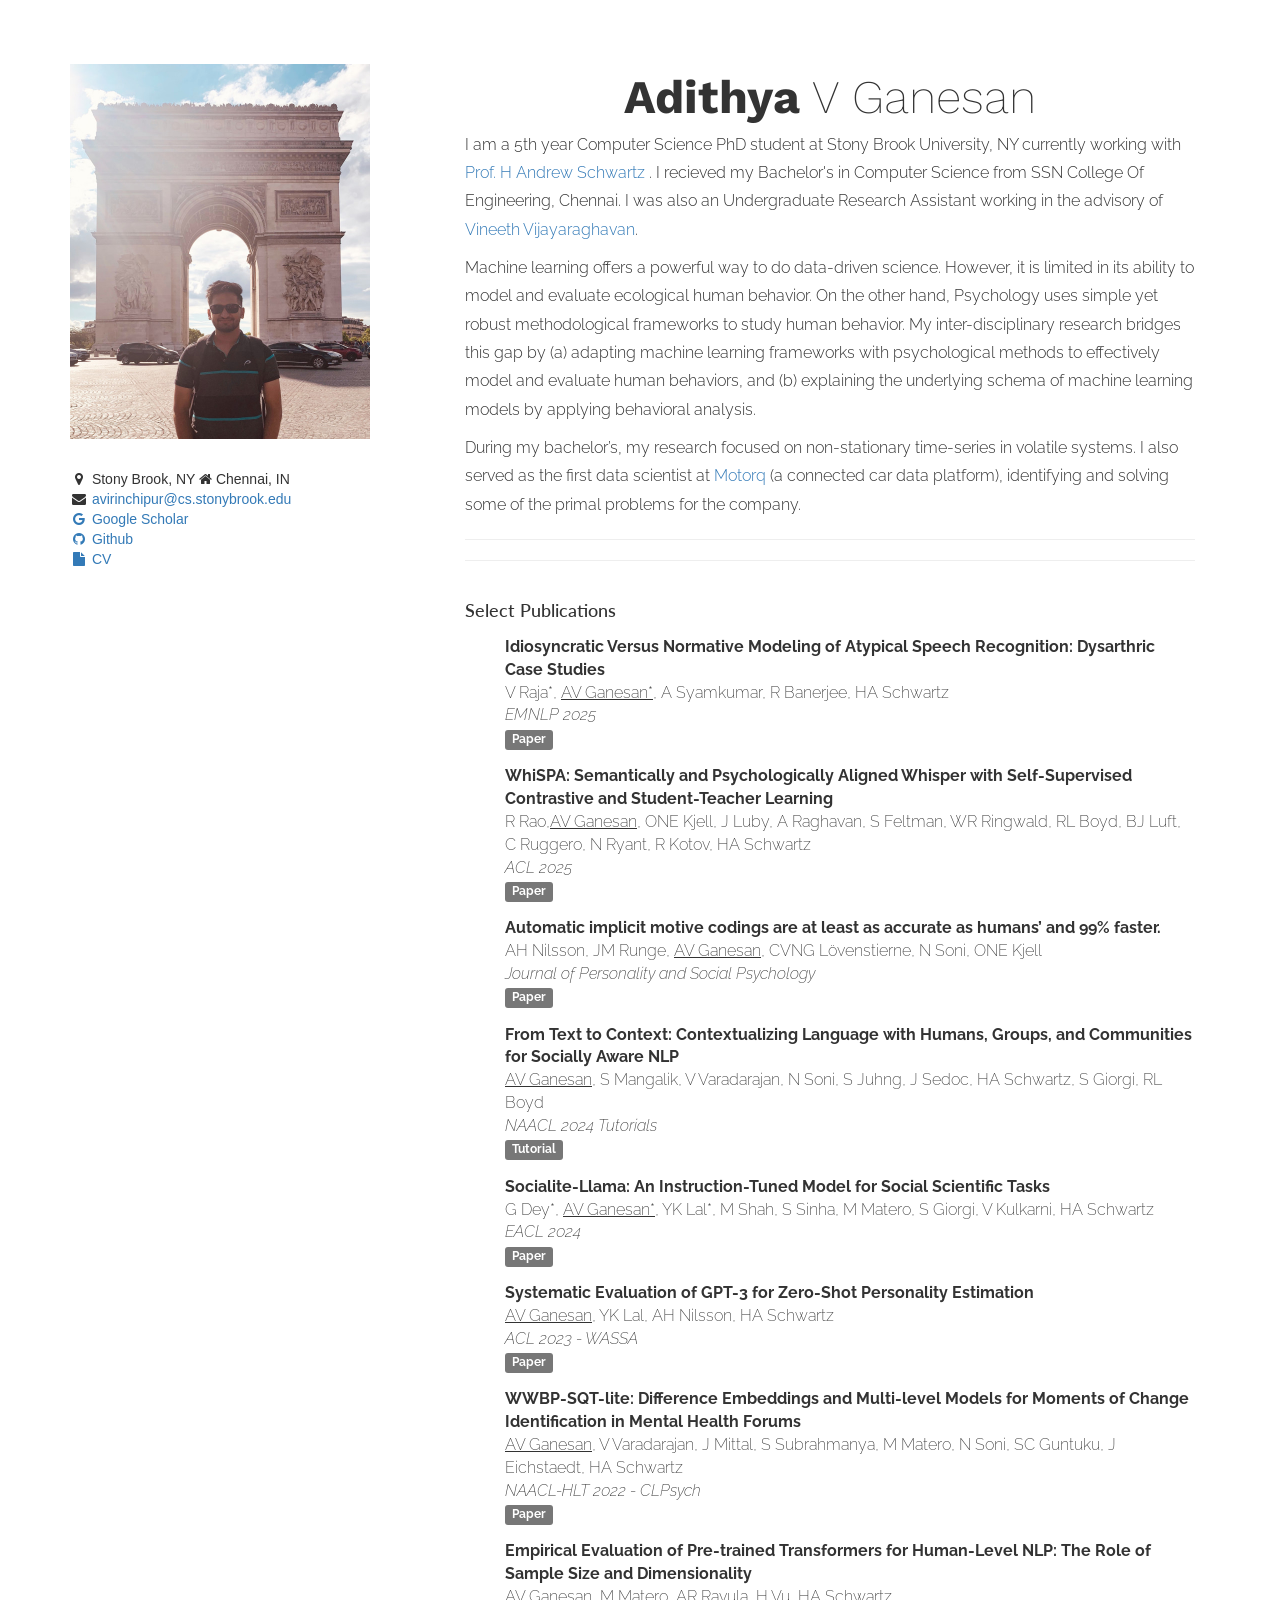
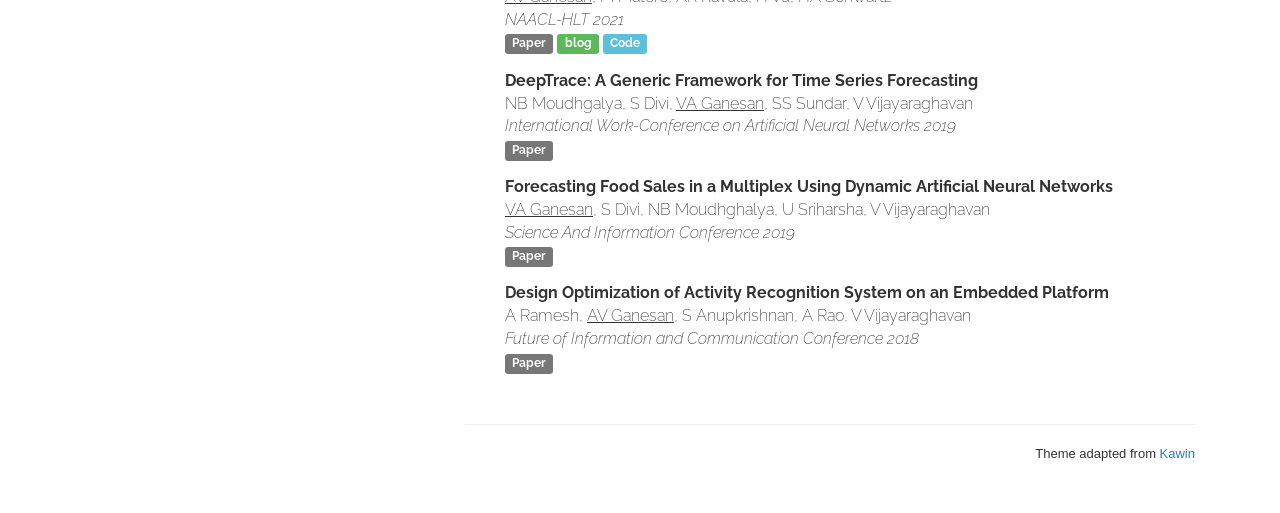
<file: index.html>
<!DOCTYPE html>
<html lang="en">
<head>
  <meta charset="utf-8">
  <meta http-equiv="X-UA-Compatible" content="IE=edge">
  <meta name="viewport" content="width=device-width, initial-scale=1">
  <!-- The above 3 meta tags *must* come first in the head; any other head content must come *after* these tags -->
  <title>Adithya V Ganesan</title>
  
  <!-- Bootstrap -->
  <!-- Latest compiled and minified CSS -->
  <link rel="stylesheet" href="https://maxcdn.bootstrapcdn.com/bootstrap/3.3.7/css/bootstrap.min.css" integrity="sha384-BVYiiSIFeK1dGmJRAkycuHAHRg32OmUcww7on3RYdg4Va+PmSTsz/K68vbdEjh4u" crossorigin="anonymous">
  <link rel="preconnect" href="https://fonts.gstatic.com">
  <link href="https://fonts.googleapis.com/css2?family=Work+Sans:ital,wght@0,100;0,200;1,100;1,200&display=swap" rel="stylesheet"> 
  <link href="https://fonts.googleapis.com/css2?family=Lato:wght@700&family=Raleway:ital,wght@0,100;0,200;0,300;0,500;1,100;1,200;1,300&display=swap" rel="stylesheet"> 
  
  
  <!-- Latest compiled and minified JavaScript -->
  <script src="https://maxcdn.bootstrapcdn.com/bootstrap/3.3.7/js/bootstrap.min.js" integrity="sha384-Tc5IQib027qvyjSMfHjOMaLkfuWVxZxUPnCJA7l2mCWNIpG9mGCD8wGNIcPD7Txa" crossorigin="anonymous"></script>
  
  <link href="https://cdnjs.cloudflare.com/ajax/libs/font-awesome/4.7.0/css/font-awesome.min.css" rel="stylesheet"/>
  <base target="_blank">
  <!-- Global site tag (gtag.js) - Google Analytics -->
  <script async src="https://www.googletagmanager.com/gtag/js?id=UA-156001238-1"></script>
  <script>
    window.dataLayer = window.dataLayer || [];
    function gtag(){dataLayer.push(arguments);}
    gtag('js', new Date());

    gtag('config', 'UA-156001238-1');
  </script>

  <!-- HTML5 shim and Respond.js for IE8 support of HTML5 elements and media queries -->
  <!-- WARNING: Respond.js doesn't work if you view the page via file:// -->
  <!--[if lt IE 9]>
    <script src="https://oss.maxcdn.com/html5shiv/3.7.3/html5shiv.min.js"></script>
    <script src="https://oss.maxcdn.com/respond/1.4.2/respond.min.js"></script>
    <![endif]-->
    
    <style type="text/css">
      body { 
        font-family: "Helvetica"; 
        margin-top: 5%;
      }
      
      h5 {
        font-size: 14px; 
        color: grey 
      }
      
      li { margin: 10px 0; }
      
      .top-buffer { margin-top: 40px; font-family: 'Lato', sans-serif;}
      .year { margin-top: 30px; margin-bottom: 10px; }
      .bottom-buffer { margin-bottom: 40px; }
      
      #pubs li { margin: 15px 0px; }
      
      @media (min-width: 992px) {
        .sidebar {
          position: fixed;
        }
        
        #portrait {
          width: 50%;
        }
      }
      
      @media (max-width: 992px) {
        .sidebar {
          padding-bottom: 5%;	
          margin: auto;
          text-align: center;
        }
        
        #portrait {
          width: 25%;
        }
      }
      
      .updates{
        background: white;
        text-align: left;
        font-size: 12pt;
        line-height: 7.5mm;
      }
      
      .updates-li{
        background: rgba(245, 245, 245, 0.493);
        text-align: left;
        font-size: 12pt;
        line-height: 7.5mm;
        overflow: scroll;
        height: 120px;
        padding-bottom: 1%;
        font-family: 'Raleway', sans-serif;
        font-weight: 300;
      }
      .bio {
        background: white;
        text-align: left;
        font-size: 12pt;
        line-height: 7.5mm;
        font-family: 'Raleway', sans-serif;
        font-weight: 300;
      }
      #pubs {
        font-family: 'Raleway', sans-serif; 
        font-weight: 200;
        font-size: 12pt;}
        #pubs span:hover, #pubs span:focus{
          font-size: 10pt;
          transition: 0.25s;
        }
        .paper-name{
          font-family: 'Raleway', sans-serif;
          font-weight: bold;
        }
        .header-name{
          font-size: 35pt;
          font-family: 'Work Sans', sans-serif;
          font-weight: 200;
        }
        .thanks {text-align: right; font-size: small;}
        
      </style>
      
    </head>
    
    <body>
      <div class="container">
        <div class="col-md-4">
          <div class="row sidebar">
            <img id="portrait" src="assets/picture.jpg">
            <div class="year" style="font-size:19pt; font-weight: 300">
              <!--<b class="name">Adithya</b> V Ganesan -->
            </div>
            <i class="fa fa-fw fa-map-marker"></i> Stony Brook, NY
            <i class="fa fa-home fa-1x"></i> Chennai, IN<br>
            <i class="fa fa-fw fa-envelope"></i> <a href="mailto:avirinchipur@cs.stonybrook.edu">avirinchipur@cs.stonybrook.edu</a><br>
            <a href="https://scholar.google.com/citations?user=wgRvcSQAAAAJ&hl=en"><i class="fa fa-fw fa-google"></i> Google Scholar</a><br>
            <!-- <a href="blog/"><i class="fa fa-fw fa-book"></i> Blog</a><br> -->
            <!-- <a href="https://twitter.com/adigan8"><i class="fa fa-fw fa-twitter-square"></i> Twitter</a><br> -->
            <a href="https://github.com/adithya8"><i class="fa fa-fw fa-github"></i> Github</a><br>
            <a href="assets/Resume_Adithya_V_Ganesan.pdf"><i class="fa fa-fw fa-file"></i> CV</a><br>
          </div>
        </div>
        
        <div class="col-md-8 bottom-buffer">
          <center class="header-name"><b>Adithya</b> V Ganesan</center>
          <div class="col-12">
            <article class="bio">
            <p>I am a 5th year Computer Science PhD student at Stony Brook University, NY currently working with <a href="https://haschwartz.com/"> Prof. H Andrew Schwartz </a>. I recieved my Bachelor's in Computer Science from SSN College Of Engineering, Chennai. I was also an Undergraduate Research Assistant working in the advisory of <a href="https://solarillionfoundation.org/people/VineethVijayaraghavan/">Vineeth Vijayaraghavan</a>.</p>
              
            <p>Machine learning offers a powerful way to do data-driven science. However, it is limited in its ability to model and evaluate ecological human behavior. On the other hand, Psychology uses simple yet robust methodological frameworks to study human behavior. My inter-disciplinary research bridges this gap by (a) adapting machine learning frameworks with psychological methods to effectively model and evaluate human behaviors, and (b) explaining the underlying schema of machine learning models by applying behavioral analysis.</p>     
              
            <p>During my bachelor’s, my research focused on non-stationary time-series in volatile systems. I also served as the first data scientist at <a href="https://www.motorq.com">Motorq</a> (a connected car data platform), identifying and solving some of the primal problems for the company. </p>
                    <!-- <p>During the school days, you can find me in my natural habitat for most of the week: Room 242 (Data Science and Analysis lab), New CS Building.</p> -->
            </article>
                </div>
                
                <hr>
                <!-- <article class="updates">
                  <h4 class="top-buffer">Updates</h4>
                </article> -->
              <!-- <article class="updates-li" > -->
		  <!-- <ul style='list-style: square;'>
		    <li>Dec '22: Finished a research internship at Uber AI this fall 😀</li>
		  </ul> -->
                  <!-- <ul style='list-style: square;'> -->
                    <!-- <li>April '21: I have accepted the offer from Stony Brook Computer Science to do my Ph.D. commencing from fall 2021 🎉</li> -->
                    <!--<li>Our <a href="https://www.aclweb.org/anthology/2020.nlpcss-1.21/">work</a> on understanding the discourse on Twitter during the COVID 19 pandemic got accepted for the NLP+CSS workshop in EMNLP 2020 😀 /li>-->
                    <!--<li>Track the COVID cases in your local communities (at county level) using <a href="https://countycovid.com">coutycovid.com</a>, developed at Stony Brook HLAB. </li>-->
                  <!-- </ul> -->
  <!-- </article> -->
                
                <hr>
                <h4 class="top-buffer">Select Publications</h4>
                <ul style='margin-bottom: 50px; list-style: none' id="pubs">
                  
                  <!--<h5 class="year">2020</h5>-->
      <li>
        <b class="paper-name">Idiosyncratic Versus Normative Modeling of Atypical Speech Recognition: Dysarthric Case Studies</b><br/>
        V Raja*, <u>AV Ganesan*</u>, A Syamkumar, R Banerjee, HA Schwartz<br/>
        <i>EMNLP 2025</i><br/>
        <a href="https://aclanthology.org/2025.emnlp-main.1701/"><span class="label label-default">Paper</span></a>
      </li>

      <li>
        <b class="paper-name">WhiSPA: Semantically and Psychologically Aligned Whisper with Self-Supervised Contrastive and Student-Teacher Learning</b><br/>
        R Rao,<u>AV Ganesan</u>, ONE Kjell, J Luby, A Raghavan, S Feltman, WR Ringwald, RL Boyd, BJ Luft, C Ruggero, N Ryant, R Kotov, HA Schwartz<br/>
        <i>ACL 2025</i><br/>
        <a href="https://aclanthology.org/2025.acl-long.1098"><span class="label label-default">Paper</span></a>
      </li>
      
      <li>
        <b class="paper-name">Automatic implicit motive codings are at least as accurate as humans’ and 99% faster.</b><br/>
        AH Nilsson, JM Runge, <u>AV Ganesan</u>, CVNG Lövenstierne, N Soni, ONE Kjell<br/>
        <i>Journal of Personality and Social Psychology</i><br/>
        <a href="https://psycnet.apa.org/fulltext/2026-03748-001.html"><span class="label label-default">Paper</span></a>
      </li>

      <li>
        <b class="paper-name">From Text to Context: Contextualizing Language with Humans, Groups, and Communities for Socially Aware NLP</b><br/>
        <u>AV Ganesan</u>, S Mangalik, V Varadarajan, N Soni, S Juhng, J Sedoc, HA Schwartz, S Giorgi, RL Boyd<br/>
        <i>NAACL 2024 Tutorials</i><br/>
        <a href="https://aclanthology.org/2024.naacl-tutorials.4"><span class="label label-default">Tutorial</span></a>
      </li>

      <li>
        <b class="paper-name">Socialite-Llama: An Instruction-Tuned Model for Social Scientific Tasks</b><br/>
        G Dey*, <u>AV Ganesan*</u>, YK Lal*, M Shah, S Sinha, M Matero, S Giorgi, V Kulkarni, HA Schwartz<br/>
        <i>EACL 2024</i><br/>
        <a href="https://aclanthology.org/2024.eacl-short.40/"><span class="label label-default">Paper</span></a>
      </li>

		  <li>
		    <b class="paper-name">Systematic Evaluation of GPT-3 for Zero-Shot Personality Estimation</b><br/>
		    <u>AV Ganesan</u>, YK Lal, AH Nilsson, HA Schwartz<br/>
		    <i>ACL 2023 - WASSA</i><br/>
		    <a href="https://aclanthology.org/2023.wassa-1.34/"><span class="label label-default">Paper</span></a>
		  </li>
		  
		  <li>
		    <b class="paper-name">WWBP-SQT-lite: Difference Embeddings and Multi-level Models for Moments of Change Identification in Mental Health Forums</b><br/>
		    <u>AV Ganesan</u>, V Varadarajan, J Mittal, S Subrahmanya, M Matero, N Soni, SC Guntuku, J Eichstaedt, HA Schwartz<br/>
		    <i>NAACL-HLT 2022 - CLPsych</i><br/>
		    <a href="https://aclanthology.org/2022.clpsych-1.25/"><span class="label label-default">Paper</span></a>
		  </li>
		    
		  <li>
          <b class="paper-name">Empirical Evaluation of Pre-trained Transformers for Human-Level NLP: The Role of Sample Size and Dimensionality</b><br/>
          <u>AV Ganesan</u>, M Matero, AR Ravula, H Vu, HA Schwartz <br/>
          <i>NAACL-HLT 2021</i><br/>
          <a href="https://aclanthology.org/2021.naacl-main.357/"><span class="label label-default">Paper</span></a>
          <a href="https://adithya8.github.io/blog/paper/2021/04/15/Empirical-Evaluation.html"><span class="label label-success">blog</span></a>
          <a href="https://github.com/adithya8/ContextualEmbeddingDR"><span class="label label-info">Code</span></a>
        </li>
                  
                  <!--
                    <li>
                      <b>Is Your Classifier Actually Biased? Measuring Fairness under Uncertainty with Bernstein Bounds.</b><br/>  
                      <u>Kawin Ethayarajh</u>.<br/>
                      ACL 2020 (oral).<br/>
                      <a href="https://www.aclweb.org/anthology/2020.acl-main.262/"><span class="label label-default">paper</span></a>
                      <a href="https://kawine.github.io/blog/nlp/2020/11/02/measuring-bias-with-confidence.html"><span class="label label-danger">blog</span></a>
                      <a href="assets/acl2020_bernstein_slides.pdf"><span class="label label-info">slides</span></a>
                      <a href="https://slideslive.com/38928838/is-your-classifier-actually-biased-measuring-fairness-under-uncertainty-with-bernstein-bounds"><span class="label label-info">screencast</span></a>
                      <a href="https://www.aclweb.org/anthology/2020.acl-main.262.bib"><span class="label label-primary">bib</span></a>
                    </li>
                  -->
                  
                  <!--<h5 class="year">2019</h5>-->
                  <li>
                    <b class="paper-name">DeepTrace: A Generic Framework for Time Series Forecasting</b><br/>
                    NB Moudhgalya, S Divi, <u>VA Ganesan</u>, SS Sundar, V Vijayaraghavan <br/>
                    <i>International Work-Conference on Artificial Neural Networks 2019</i><br/>
                    <a href="https://link.springer.com/chapter/10.1007/978-3-030-20521-8_12"><span class="label label-default">Paper</span></a>
                  </li>
                  
                  <li>
                    <b class="paper-name">Forecasting Food Sales in a Multiplex Using Dynamic Artificial Neural Networks</b><br/>
                    <u>VA Ganesan</u>, S Divi, NB Moudhghalya, U Sriharsha, V Vijayaraghavan <br/>
                    <i>Science And Information Conference 2019</i><br/>
                    <a href="https://link.springer.com/chapter/10.1007/978-3-030-20521-8_12"><span class="label label-default">Paper</span></a>
                  </li>
                  
                  <!--<h5 class="year">2018</h5>-->
                  <li>
                    <b class="paper-name">Design Optimization of Activity Recognition System on an Embedded Platform</b><br/>
                    A Ramesh, <u>AV Ganesan</u>, S Anupkrishnan, A Rao, V Vijayaraghavan <br/>
                    <i>Future of Information and Communication Conference 2018</i> <br/>
                    <a href="https://link.springer.com/chapter/10.1007/978-3-030-03402-3_46"><span class="label label-default">Paper</span></a>
                  </li>
                  
                  <!--<h5 class="year">Prior Work</h5>-->
                  
                </ul>
            <hr>
            <p class="thanks">Theme adapted from <a href="https://kawine.github.io">Kawin</a></p>
            </div>
              
      </div> <!-- /container -->
    </body>
</html>
</file>
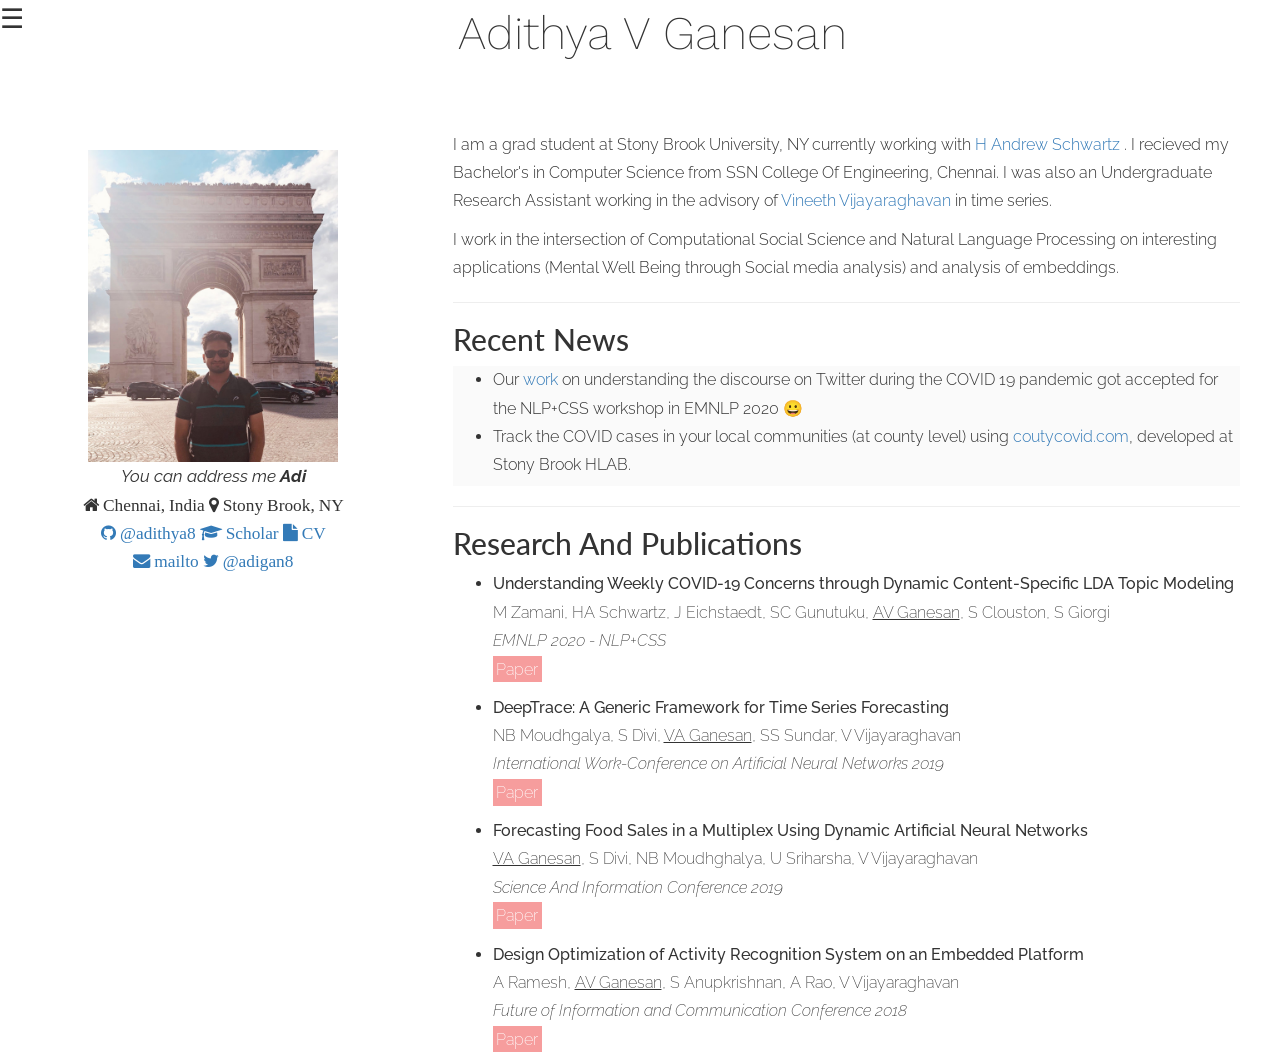
<file: index1.html>
<!DOCTYPE html>
<html>

    <head>
        <meta charset="utf-8">
        <meta http-equiv="X-UA-Compatible" content="IE=edge">
        <meta name="viewport" content="width=device-width, initial-scale=1">
        <title>Adithya V Ganesan</title>
         <link rel="stylesheet" href="https://maxcdn.bootstrapcdn.com/bootstrap/3.3.7/css/bootstrap.min.css" integrity="sha384-BVYiiSIFeK1dGmJRAkycuHAHRg32OmUcww7on3RYdg4Va+PmSTsz/K68vbdEjh4u" crossorigin="anonymous"> 
        <link rel="preconnect" href="https://fonts.gstatic.com">
        <link href="https://fonts.googleapis.com/css2?family=Work+Sans:ital,wght@0,100;0,200;1,100;1,200&display=swap" rel="stylesheet"> 
        <link href="https://fonts.googleapis.com/css2?family=Lato:wght@700&family=Raleway:ital,wght@0,100;0,200;0,300;0,500;1,100;1,200;1,300&display=swap" rel="stylesheet"> 

        <!-- Latest compiled and minified JavaScript -->
        <script src="https://maxcdn.bootstrapcdn.com/bootstrap/3.3.7/js/bootstrap.min.js" integrity="sha384-Tc5IQib027qvyjSMfHjOMaLkfuWVxZxUPnCJA7l2mCWNIpG9mGCD8wGNIcPD7Txa" crossorigin="anonymous"></script> 
        <link href="https://cdnjs.cloudflare.com/ajax/libs/font-awesome/4.7.0/css/font-awesome.min.css" rel="stylesheet"/> 
        <link rel="stylesheet" href="assets/main.css"/>
        <base target="_blank">
    </head>

    <body>
        <header class="my-header">
            <span style="cursor:pointer">&#9776</span>
            <center class="header-name">Adithya V Ganesan</center>
        </header>

        <section class="container">
            <div class="left-half">
            <article class="desc">
                    <img id="pic" width="250px" src="assets/picture.jpg"/> <br/>
                    <i>You can address me <b>Adi</b> </i> <br/>
                    <i class="fa fa-home fa-1x"> Chennai, India</i> 
                    <i class="fa fa-map-marker fa-1x"> Stony Brook, NY</i> <br/>
                    <a href="https://github.com/adithya8"><i class="fa fa-github fa-1x"> @adithya8 </i></a> 
                    <a href="https://scholar.google.com/citations?user=wgRvcSQAAAAJ&hl=en"><i class="fa fa-graduation-cap fa-1x"> Scholar</i></a> 
                    <a href="assets/Resume.pdf" target="_self"><i class="fa fa-file fa-1x"> CV</i></a> <br/>
                    <a href="mailto:avirinchipur@cs.stonybrook.edu"><i class="fa fa-envelope fa-1x"> mailto </i></a> 
                    <a href="https://twitter.com/adigan8"><i class="fa fa-twitter fa-1x"> @adigan8 </i></a>   
            </article>
            </div>
            <div class="right-half">
                <article class="bio">
                    <p>I am a grad student at Stony Brook University, NY currently working with <a href="https://www3.cs.stonybrook.edu/~has/"> 
                    H Andrew Schwartz </a>. I recieved my Bachelor's in Computer Science from SSN College Of Engineering, 
                    Chennai. I was also an Undergraduate Research Assistant working in the advisory of <a href="https://solarillionfoundation.org/people/VineethVijayaraghavan/">
                    Vineeth Vijayaraghavan</a> in time series.</p>
                    <p>I work in the intersection of Computational Social Science and Natural Language Processing on interesting applications (Mental Well Being through Social media analysis) and analysis of embeddings. </p>
                </article>

                <hr>

                <article class="updates">
                    <h2>Recent News</h2>
                </article>
                <article class="updates-li" >
                    <ul>
                        <li>Our <a href="https://www.aclweb.org/anthology/2020.nlpcss-1.21/">work</a> on understanding the discourse on Twitter during the COVID 19 pandemic got accepted for the NLP+CSS workshop in EMNLP 2020 😀 </li>
                        <li>Track the COVID cases in your local communities (at county level) using <a href="https://countycovid.com">coutycovid.com</a>, developed at Stony Brook HLAB. </li>
                    </ul>
                </article>

                <hr>

                <article class="pubs">
                    <h2>Research And Publications</h2>
                </article>

                <article class="pubs-li">
                    <ul>
                        <li> 
                            <b class="paper-name">Understanding Weekly COVID-19 Concerns through Dynamic Content-Specific LDA Topic Modeling</b><br/>
                            M Zamani, HA Schwartz, J Eichstaedt, SC Gunutuku, <u>AV Ganesan</u>, S Clouston, S Giorgi <br/>
                            <i>EMNLP 2020 - NLP+CSS</i><br/>
                            <a href="https://www.aclweb.org/anthology/2020.nlpcss-1.21/"><span class="paper">Paper</span></a>
                        </li>
                    </ul>

                    <ul>
                        <li>
                            <b class="paper-name">DeepTrace: A Generic Framework for Time Series Forecasting</b><br/>
                            NB Moudhgalya, S Divi, <u>VA Ganesan</u>, SS Sundar, V Vijayaraghavan <br/>
                            <i>International Work-Conference on Artificial Neural Networks 2019</i><br/>
                            <a href="https://link.springer.com/chapter/10.1007/978-3-030-20521-8_12"><span class="paper">Paper</span></a>
                        </li>
                    </ul>
                    
                    <ul>
                        <li>
                            <b class="paper-name">Forecasting Food Sales in a Multiplex Using Dynamic Artificial Neural Networks</b><br/>
                            <u>VA Ganesan</u>, S Divi, NB Moudhghalya, U Sriharsha, V Vijayaraghavan <br/>
                            <i>Science And Information Conference 2019</i><br/>
                            <a href="https://link.springer.com/chapter/10.1007/978-3-030-20521-8_12"><span class="paper">Paper</span></a>
                        </li>
                    </ul>

                    <ul>
                        <li>
                            <b class="paper-name">Design Optimization of Activity Recognition System on an Embedded Platform</b><br/>
                            A Ramesh, <u>AV Ganesan</u>, S Anupkrishnan, A Rao, V Vijayaraghavan <br/>
                            <i>Future of Information and Communication Conference 2018</i> <br/>
                            <a href="https://link.springer.com/chapter/10.1007/978-3-030-03402-3_46"><span class="paper">Paper</span></a>
                        </li>
                    </ul>
                </article>
            </div>
        </section>
        
    </body>

</html>
</file>
<file: assets/main.css>
.header-name{
    font-size: 35pt;
    font-family: 'Work Sans', sans-serif;
    font-weight: 200;
}

.my-header span { 
    float:left;
    font-size: 20pt;
    text-align: left;
}

.my-header span:hover, .my-header span:focus{
    font-size: 25pt;
    transition: 0.5s;
}

h2{
    font-family: 'Lato', sans-serif;
}

.container {
    padding-top: 5%;
    display: table;
    height: 100%;
    width: 100%;
}

div {
    display: table-cell;
    text-align: center;
    font-family: 'Raleway', sans-serif;
    margin-bottom: 40px;
}

.left-half{
    background: white;
    word-wrap:normal;
    padding-left: 2%;
    padding-right: 1%;
    vertical-align: middle;
    width: 30%;
}


@media (min-width: 992px) {
    .left-half {
      position: fixed;
    }

    #pic {
      width: 250px;
    }
  }

@media (max-width: 992px) {
    .left-half {
        padding-bottom: 5%;	
        margin: auto;
        text-align: center;
        vertical-align: top;
        width: 20%
    }

    #pic {
        width: 50%;
    }

    .right-half{
        padding-left: 1%;
        padding-right: 2%;   
        position: static;
        font-family: 'Raleway', sans-serif;
        font-weight: 300;
    }
}


.right-half{
    padding-left: 35%;
    padding-right: 2%;   
    position: static;
    font-family: 'Raleway', sans-serif;
    font-weight: 300;
}


.bio {
    background: white;
    text-align: left;
    font-size: 12pt;
    line-height: 7.5mm;
}

.desc{
    font-size: 13pt;
    line-height: 7.5mm;
}

.updates{
    background: white;
    text-align: left;
    font-size: 12pt;
    line-height: 7.5mm;
}

.updates-li{
    background: rgba(245, 245, 245, 0.493);
    text-align: left;
    font-size: 12pt;
    line-height: 7.5mm;
    overflow: scroll;
    height: 120px;
    padding-bottom: 1%;
}

.pubs{
    background: white;
    text-align: left;
    font-size: 12pt;
    line-height: 7.5mm;
}

.pubs-li{
    background: white;
    text-align: left;
    font-size: 12pt;
    font-family: 'Raleway', sans-serif;
    font-weight: 200;
    line-height: 7.5mm;
    height: 100px;                
}

.paper{
    background-color: rgba(236, 38, 38, 0.452);
    padding: 1mm;
    color: white;   
}

.pubs-li span:hover, .pubs-li span:focus{
    font-size: 14pt;
    transition: 0.25s;
}

.pubs-li a{
    text-decoration:none;
}

.paper-name{
    font-family: 'Raleway', sans-serif;
    font-weight: 500;
}
</file>
